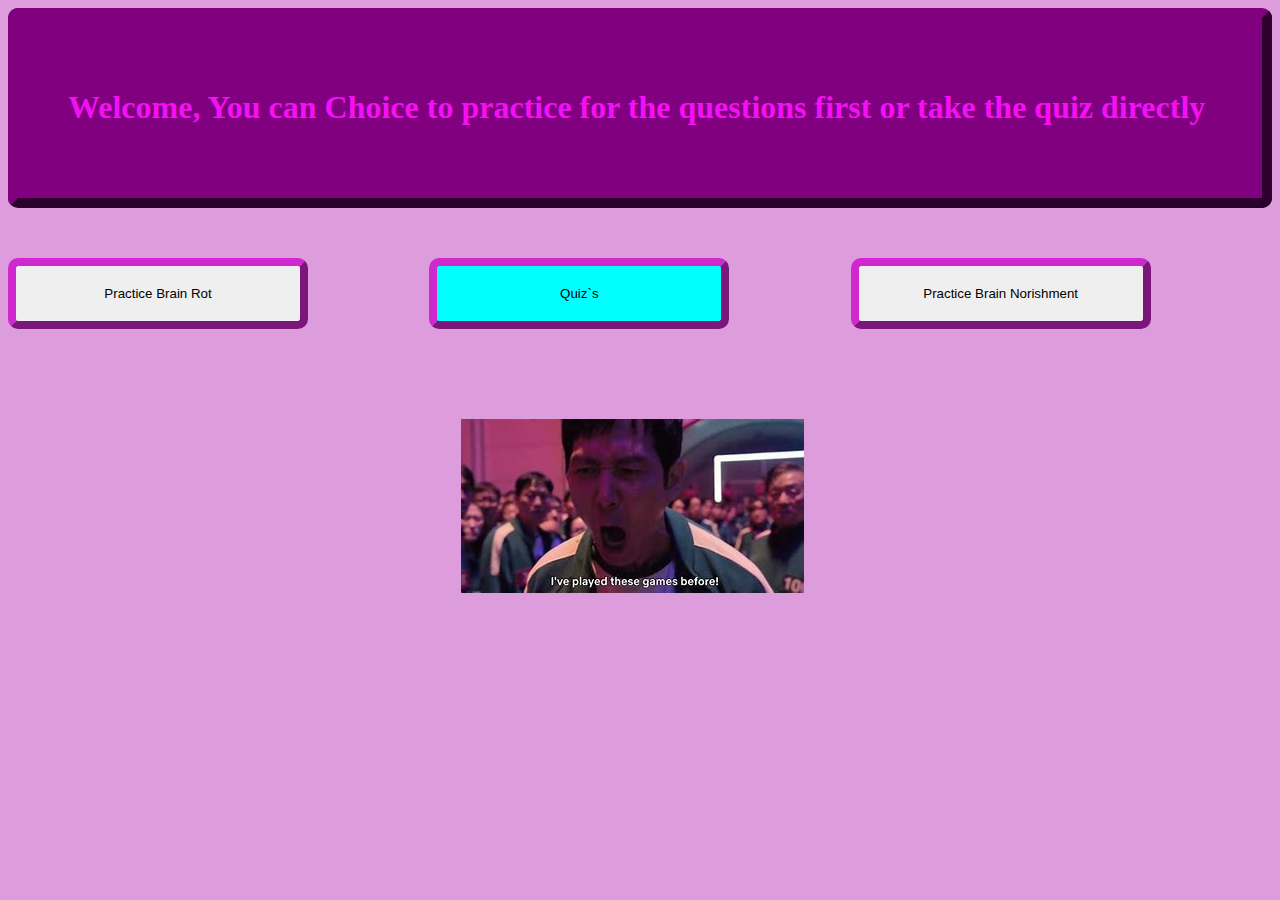
<file: index.html>
<!DOCTYPE html>
<html lang="en">
<head>
    <meta charset="UTF-8">
    <meta name="viewport" content="width=device-width, initial-scale=1.0">
    <link rel="stylesheet" href="style3.css">    
    <title>Practivce</title>
</head>
<body>
    <Header>
        <div class="title">
      <h1 class="text">Welcome, You can Choice to practice for the questions first or take the quiz directly</h1>
    </div>
    </Header>
    <div class="container">
        <div class="practice">
            <button onclick="window.location.href='practice.html'">Practice Brain Rot</button>
        </div>
        <div class="quiz">
            <button onclick="window.location.href='game.html'">Quiz`s</button>
        </div>

        <div class="practice2">
            <button onclick="window.location.href='practice1.html'">Practice Brain Norishment</button>
        </div>
    </div>


    <div class="squid">
        <img src="squid.png" alt="">
    </div>
</body>
</html>
</file>
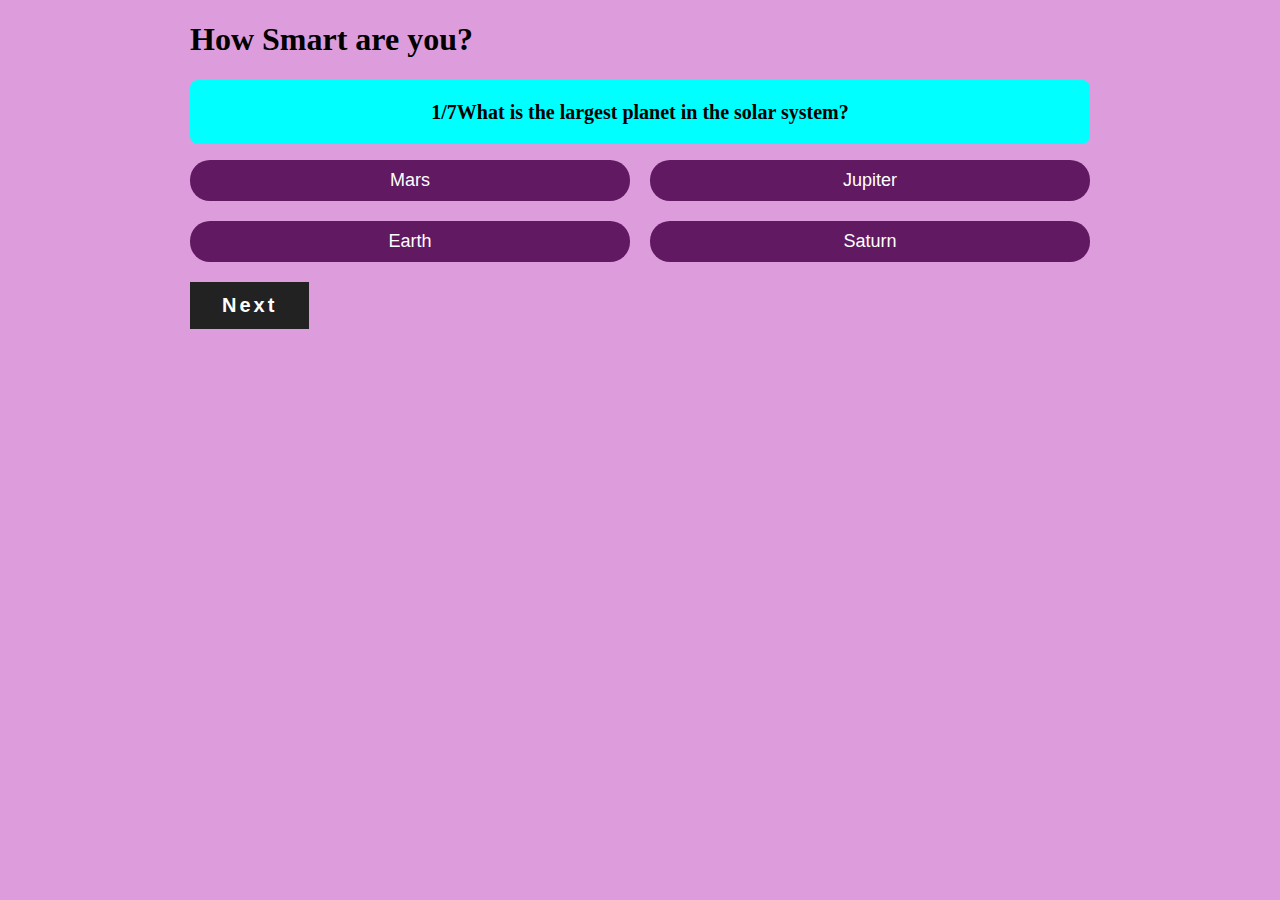
<file: brain.html>
<!DOCTYPE html>
<meta lang="en">
<head>
    <meta charset="UTF-8"/>
    <meta name="viewport" content="width=device-width, initial-scale=1.0"/>
    <title>quiz</title>
    <link rel="stylesheet" href="style1.css"/>
</head>
<body>
    <div class="Quiz-container">
        <h1> How Smart are you?</h1>
        <h2 class="question"></h2>
        <div class="ans">

        </div>
        <button class="next-Bn">Next</button>
    </div>
    <div class="quiz-result" style="display:none;">
       
        <h2></h2>

        <button class="retake-Bn" onclick="window.location.href='index.html'">Retake Quiz</button>

    </div>
    <script src="code1.js" defer></script>   
</body>
</html>
</file>
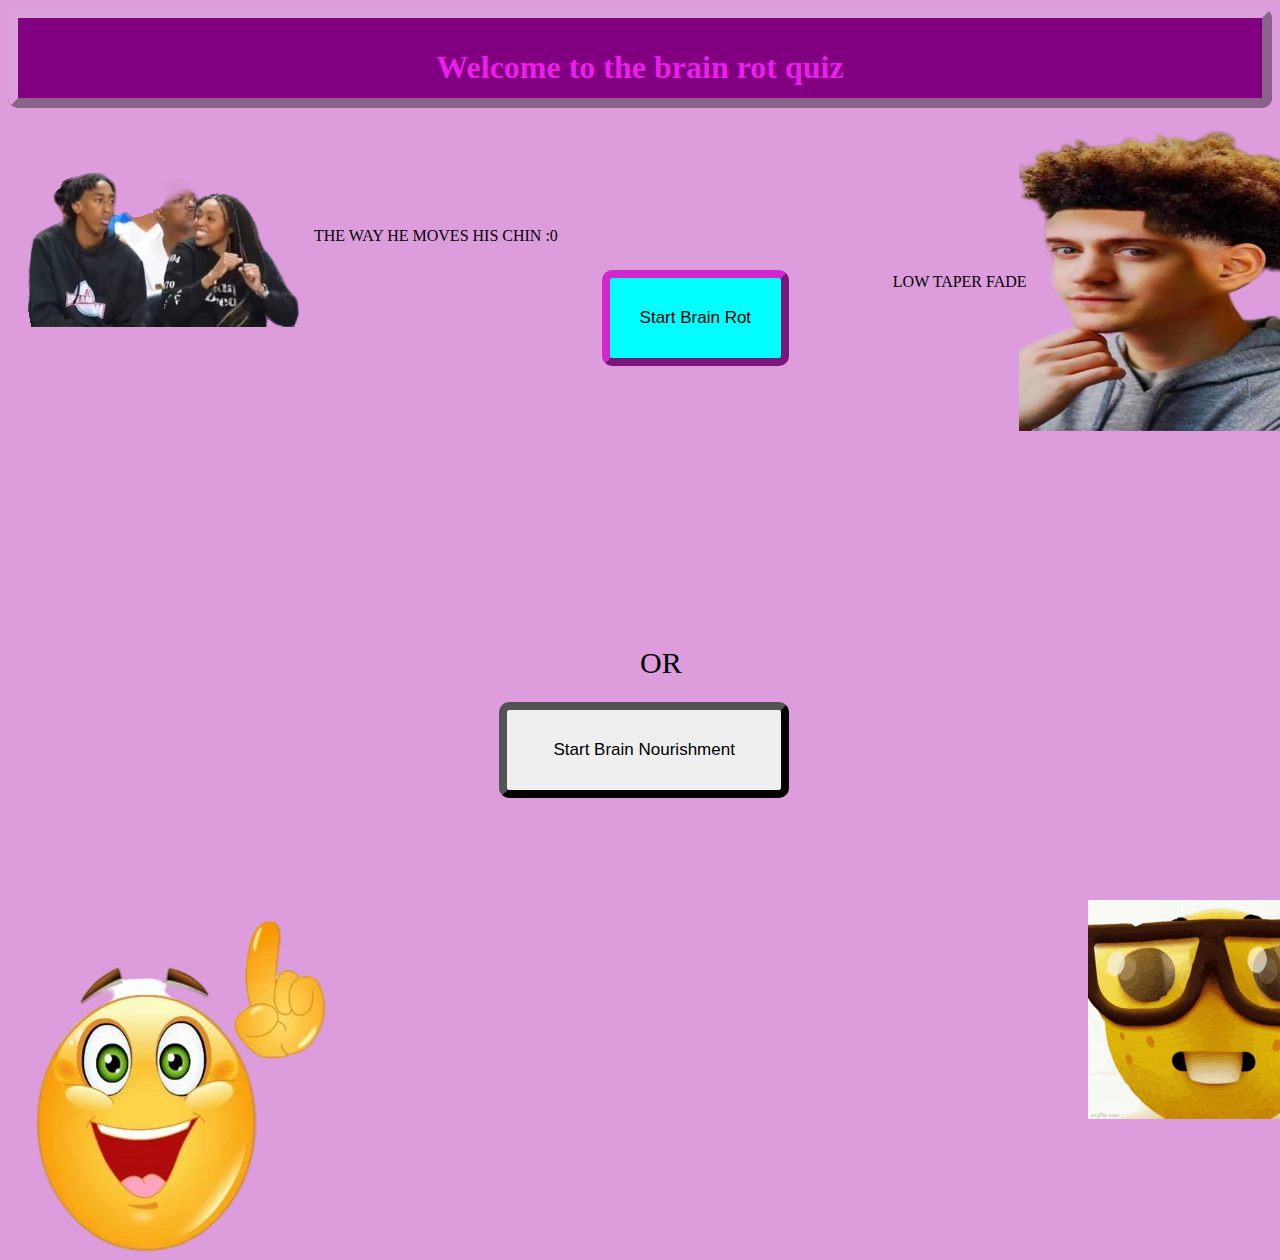
<file: game.html>
<!DOCTYPE html>
<html lang="en">
<head>
    <meta charset="UTF-8">
    <meta name="viewport" content="width=device-width, initial-scale=1.0"/>
    <title>Brain Rot quiz</title>
    <link rel="stylesheet" href="style.css">
</head>
<body>
<header>
    <div class="title">
<h1>Welcome to the brain rot quiz</h1>
    </div>
</header>
<div class="low">
<p> LOW TAPER FADE</p>
</div>
<div class="main-content">
    <div class="chinChopped">
        <img src="chin.png" alt="chin">
    </div>
<div class="lowTaper">
<img src="lowtaper.png" alt="low">
</div>
<div class="chin">
    <p>THE WAY HE MOVES HIS CHIN  :0</p>
</div>
<div class="Bn">
    <button onclick="window.location.href='quiz.html'">Start Brain Rot</button>
</div>

<div class="pic">
    <img src="smart1.png" alt="">
</div>
<div class="or">
    <p>OR</p>
</div>
    <div class="bn2">
        <button onclick="window.location.href='brain.html'"> Start Brain Nourishment </button>
    </div> 
    <div class="imgSmart">
        <img src="smart.gif" alt="">
    </div>
</div>
    </body>
</div>


</body>
</html>
</file>
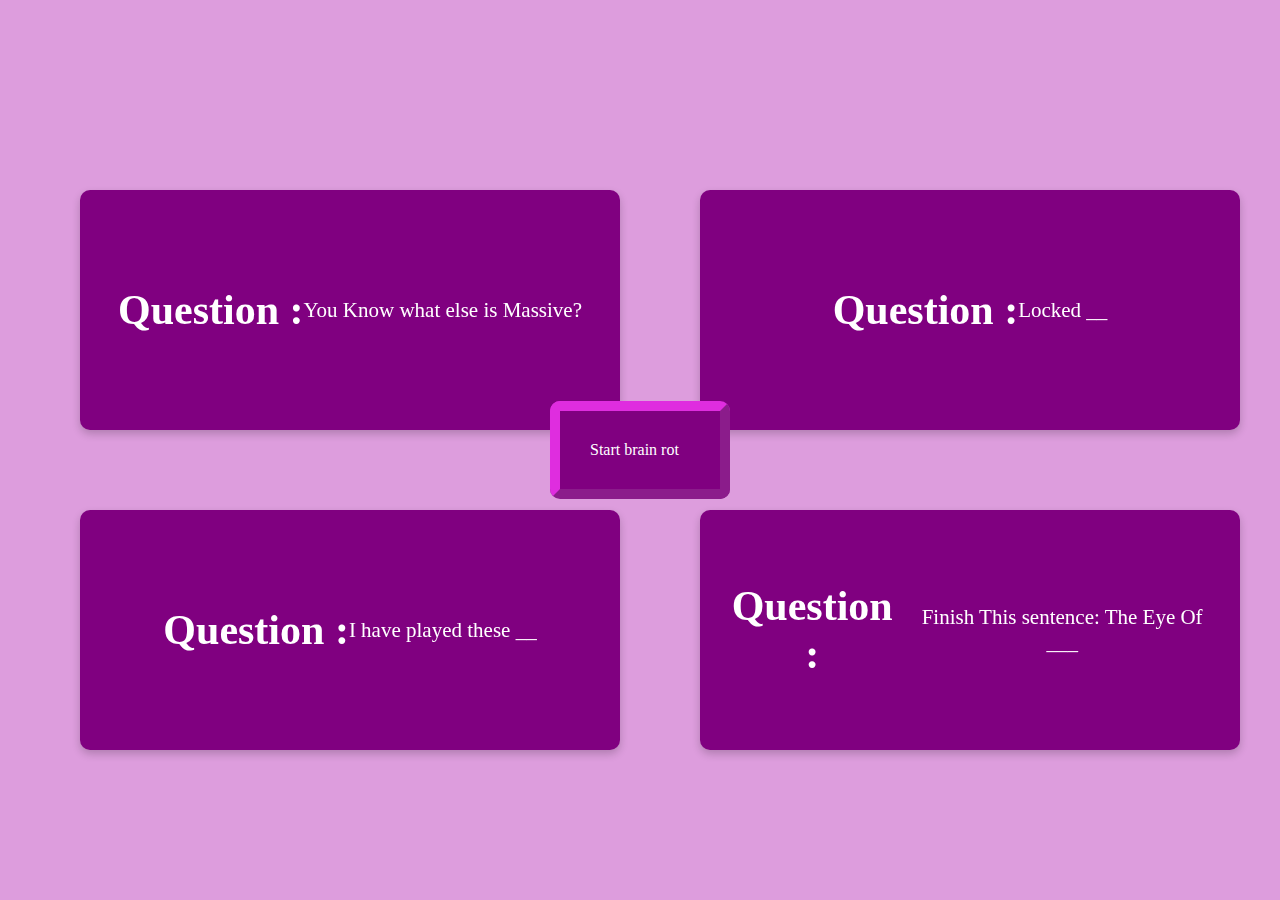
<file: practice.html>
<!DOCTYPE html>
<html lang="en">
<head>
    <meta charset="UTF-8">
    <meta name="viewport" content="width=device-width, initial-scale=1.0">
    <title></title>
    <link rel="stylesheet" href="style4.css">
</head>
<body>
    <div class="container">
        <div class="card">
            <div class="front">
            <h1>Question :</h1>
            <p> You Know what else is Massive?</p>
            </div>
            <div class="back">
            <h1>Answer :</h1>
            <p>Low Taper Fade</p>
            </div>
        </div>
        <div class="card">
            <div class="front">
            <h1>Question :</h1>
            <p> Locked __</p>
            </div>
            <div class="back">
            <h1>Answer : </h1>
            <p>In</p>
            </div>
        </div>
        <div class="card">
            <div class="front">
            <h1>Question :</h1>
            <p> I have played these __</p>
            </div>
            <div class="back">
            <h1>Answer : </h1>
            <p>Games before </p>
            </div>
            </div>
            <div class="card">
                <div class="front">
                    <h1>Question :</h1>
                    <p>Finish This sentence: The Eye Of ___</p>
                </div>
                    <div class="back">
                        <h1>Answer :</h1>
                        <p>Rah</p>
                    </div>
                </div>
            </div>
    </div>

    </div>
     <bytton class="next-Bn" onclick="window.location.href='quiz.html'">Start brain rot</bytton>   
</body>
</html>
</file>
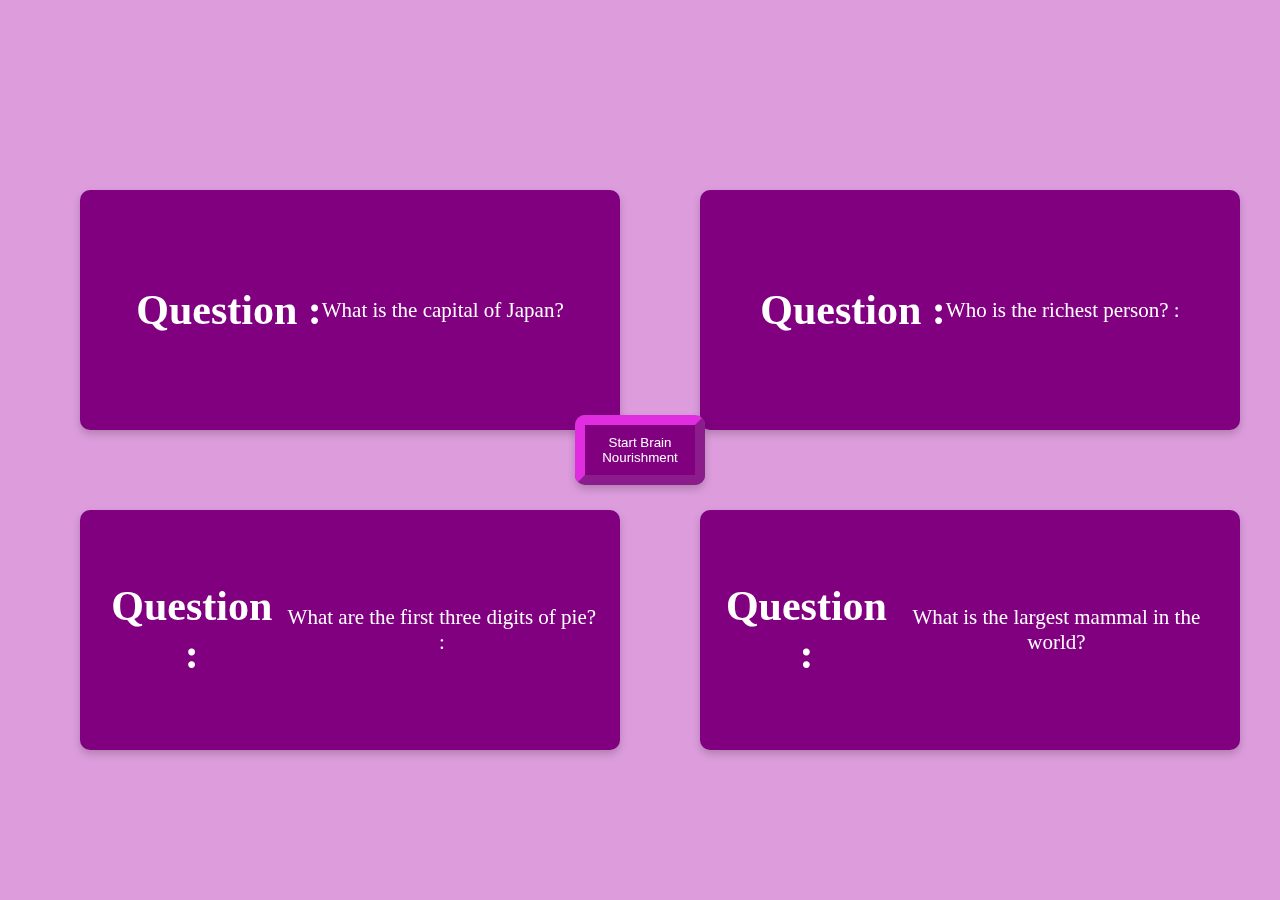
<file: practice1.html>
<!DOCTYPE html>
<html lang="en">
<head>
    <meta charset="UTF-8">
    <meta name="viewport" content="width=device-width, initial-scale=1.0">
    <title>Practice</title>
    <link rel="stylesheet" href="style4.css">
</head>
<body>
<div class="container">
    <div class="card">
        <div class="front">
        <h1>Question : </h1>
        <p> What is the capital of Japan?</p>
    </div>
    <div class="back">
        <h1>Answers : </h1> 
        
        <p>Tokyo</p>
    </div>

</div> 
<div class="card">
    <div class="front">
        <h1>Question : </h1>
        <p>Who is the richest person? :</p>
    </div>
    <div class="back">
        <h1>Answers : </h1>
        <p>Elon Musk</p>
    </div>
</div>
<div class="card">
    <div class="front">
        <h1>Question : </h1>
        <p> What are the first three digits of pie? :</p>

    </div>
    <div class="back">
        <h1>Answers :</h1>
        <p>3.14</p>
    </div>
</div>
<div  class= "card">
<div class="front">
    <h1>Question : </h1>
    <p> What is the largest mammal in the world? </p>
</div>
<div class="back">
    <h1> Answers:</h1>
    <p>Blue Whale</p>
    </div>
    </div>

  
</div>
<button class="brainBn" onclick="window.location.href='brain.html'">Start Brain Nourishment</button>
</body>
</html>
</file>
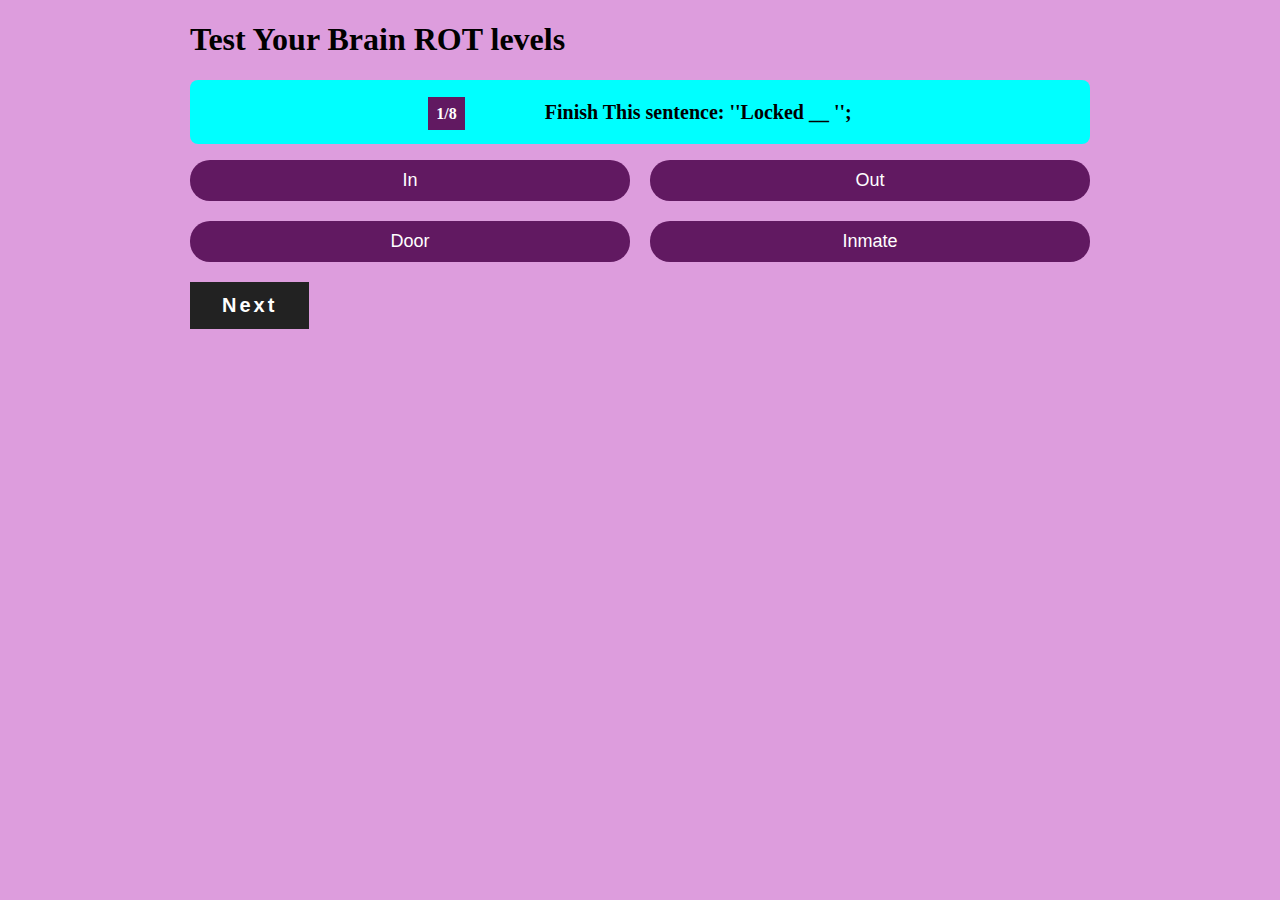
<file: quiz.html>
<!DOCTYPE html>  
<meta lang="en">
<head>
    <meta charset="UTF-8"/>
    <meta name="viewport" content="width=device-width, initial-scale=1.0"/>
    <title>quiz</title>
    <link rel="stylesheet" href="style1.css"/>
</head>
<body>
    <div class="Quiz-container">
        <h1> Test Your Brain ROT levels</h1>
       
    <h2 class="question"></h2>
<div class="ans">
 
</div>
<button class="next-Bn">Next</button>
</div>
<div class="quiz-result" style="display: none;">

    <h2></h2>

<button class="retake-Bn" onclick = "window.location.href ='game.html'">Retake Quiz</button>
</div>
<script src="code.js" defer></script>
</body>

</html>
</file>
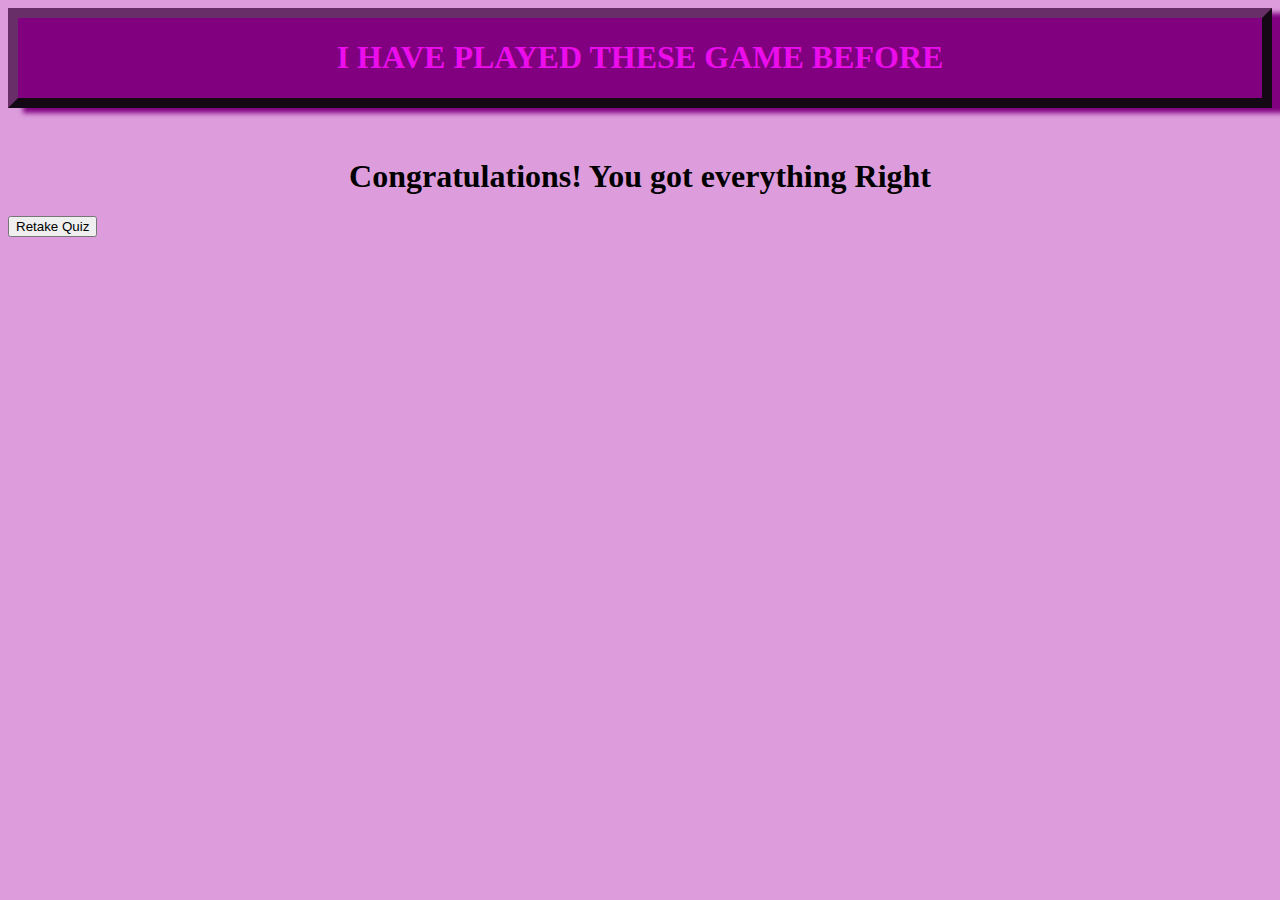
<file: winner.html>
<!DOCTYPE html>
<html lang="en">
<head>
    <meta charset="UTF-8">
    <meta name="viewport" content="width=device-width, initial-scale=1.0">
    <title>Winner Winner chicken dinner</title>
    <link rel="stylesheet" href="style5.css">
</head>

<body>
    <header>
        <h1>I HAVE PLAYED THESE GAME BEFORE</h1>
    </header>
    <div class="winner-container">
        <h1> Congratulations! You got everything Right</h1>
        <button onclick="window.location.href='index.html'">Retake Quiz</button>
    </div>
    
</body>
</html>
</file>
<file: style3.css>
body{
   background-color:  rgb(221, 157, 221);
}



.title .text {
    width: 100%;
    color:rgb(243, 17, 243);
    white-space: nowrap;
    overflow: hidden;
    animation:
    typing 2s steps(84),
    cursor .4s step-end infinite alternate;

}

@keyframes cursor{
    50%{
        border-color: transparent}
}

@keyframes typing{
    from{ width: 0}
}
.container{
display: grid;
grid-template-columns: auto auto auto;
margin-bottom: 90px;
}

.squid{
    position: absolute;
    left: 36%;
}

header{
    background-color: purple;
    padding: 50px;
    border-radius: 10px;
    border-color: purple;
    border-style: outset;
    border-width: 10px;
    margin-bottom: 50px;
}


.container .practice button{
    width: 300px;
    padding: 20px;
    border-radius: 10px;
    border-style: outset;
    border-width: 8px;
    border-color: rgb(207, 40, 207);
    cursor: pointer;
}


.container .quiz button{
    width: 300px;
    background-color: aqua;
    padding: 20px;
    border-radius: 10px;
    border-style: outset;
    border-width: 8px ;
    border-color: rgb(207, 40, 207);
    cursor: pointer;
}

.container .practice2 button{
    width:300px;
    padding:20px;
    border-radius: 10px;
    border-style: outset;
    border-width: 8px;
    border-color: rgb(207, 40, 207);
    cursor: pointer;
}


.container .practice button:hover{
    background-color: rgb(81, 182, 182);
    


}

.container .practice2 button:hover{
    background-color: rgb(81, 182, 182);
}

.container .quiz button:hover{
    background-color: rgb(81, 182, 182);
}
</file>
<file: style1.css>
*{
    box-sizing: border-box;
}



body{
    overflow-x: hidden;
    background-color: rgb(221, 157, 221);

}



.Quiz-container{
    max-width: 900px;
    margin: 0 auto;
    

}

.Quiz-container .timer{
    font-weight: bold;
    text-align: right;
     
}


.Quiz-container h2.question{
    font-size: 20px;
    background-color:aqua ;
    padding: 16px;
    border-radius: 8px;
    text-align: center;
    font-weight: bold;
    line-height: 1.6;
}


.timer.danger{
    color: red;
    animation: expand 2s infinite;

}


@keyframes expand{
    0%{
        transform: scale(1);
    }

    50%{
        transform: scale(1.5);
    }
}

 .Quiz-container .ans{
    display: grid;
    grid-template-columns: 1fr 1fr;
    gap:20px;
    margin-bottom: 20px;
       

}




.Quiz-container .option{
    border: none;
    padding: 10px 12px;
    font-size: 18px;
    border-radius: 20px;
    background: rgb(97, 25, 97);
    color: white;
    cursor: pointer;

}

.Quiz-container .option.correct{
    background-color: greenyellow;
    color:white;
}

.Quiz-container .option.incorrect{
    background-color: red;
    color: white;
}

.disabled{
    pointer-events: none;
    opacity: 0.5;
}
.Quiz-container .next-Bn{
    background: #222;
    color: white;
    border: none;
    padding: 12px 32px;
    font-size: 20px;
    font-weight: bold;
    letter-spacing: 3px;
    cursor: pointer;
    
}

.retake-Bn{
    background: #222;
    color: white;
    border: none;
    padding: 12px 32px;
    font-size: 20px;
    font-weight: bold;
    letter-spacing: 3px;
    cursor: pointer;
    position: absolute;
    bottom: 50%;
    right: 50%;

}


.question-number{
    font-size: 16px;
    margin-right: 80px;
    background: rgb(97, 25, 97);
    color:white;
    padding: 8px;
    align-items: left;
}



@media (max-width:700px) {
    .Quiz-container .options{
        grid-template-columns: 1fr;
    }
    
}
</file>
<file: style.css>
*{
   
    box-sizing: border-box;

}

body{
    overflow-x: hidden;
    background-color: rgb(221, 157, 221);
    display: grid;
    grid-template-rows: auto 1fr auto;

}
.lowTaper{
    position: relative;
    left: 80%;
    bottom: 200px;
}

.eye{
    position: absolute;
    left: 43%;
    top: 50%;
}
.Bn{
    position: absolute;
    left: 47%;
    top:30%;
}

.Bn button{
    font-size: 17px;
    background-color: aqua;
    padding:30px;
    border-radius: 10px;
    cursor: pointer;
    border-style: outset;
    border-width: 8px;
    border-color: rgb(207, 40, 207);
}
.Bn button:hover{
    background: url('eye.png');
    background-size: cover;
    background-color: rgb(21, 128, 128);
    font-size: 20px;


}
.ray p{
    position: absolute;
    left: 100px;
}
header{
    padding-top: 10px;
    height: 100px;
    background-color: purple;
    border-radius: 10px;
    border-style: outset;
    border-color: plum;
    border-width: 10px;
}


.low p {
    position: relative;
    left: 70%;
    top:149px;
    
}

header h1{
    text-align: center;
    color: rgb(236, 30, 236);

}
.chinChopped{
    position: relative;
   
}

.chin p{
    position: relative;
    bottom: 440px;
    left: 290px;
    padding:16px;

}

.or{
    position: absolute;
    left: 50%;
    bottom:190px;
    font-size: 30px;
    font-style: bold;
    

}
.bn2 button{
    position: absolute;
    top: 78%;
    font-size:17px;
    width: 290px;
    padding:30px;
    border-style: outset;
    border-width: 8px;
    left:39%;
    border-radius: 10px;


}

.bn2 button:hover{
    background-color: grey;
    cursor: pointer;
    color: white;
}
.imgSmart{
    position:absolute;
    left: 85%;
    top: 100%;

}
.or p{
top: 490px;
}
.smart1{
    position: absolute;
    bottom:90px
}


.pic{
    position: absolute;
    bottom:-40%;
}
</file>
<file: style4.css>
/* i dont k no why the css was not working i nedded help on most the css using Ai for debugging */
body {
    background-color: rgb(221, 157, 221);
    display: flex;
    justify-content: center;
    align-items: center;
    height: 100vh;
    margin: 0;
}

.container {
    display: grid;
    grid-template-columns: 1fr 1fr;
    gap: 120px;
    padding: 20px;
}

.card {
    perspective: 1000px;
    width: 200px;
    height: 200px;
    position: relative;
    padding-right: 300px;
}

.card .front{
    font-size: 21px;
}

.card .back p{
    font-size: 21px;
}

.card .front, .card .back {
    width: 100%;
    height: 100%;
    background-color: purple;
    border-radius: 10px;
    box-shadow: 0 4px 8px rgba(0, 0, 0, 0.2);
    display: flex;
    justify-content: center;
    align-items: center;
    text-align: center;
    transition: transform 0.6s;
    transform-style: preserve-3d;
    position: absolute;
    backface-visibility: hidden;
}

.card .back {
    transform: rotateY(180deg);
}

.card:hover .front {
    transform: rotateY(180deg);
    
}

.card:hover .back {
    transform: rotateY(360deg);
}

.front {
    background-color: purple;
    color: white;
    padding: 20px;
    
}

.back {
    background-color: rgb(116, 32, 116);
    color: white;
    padding: 20px;
}
.next-Bn{
    position: absolute;
    background-color: purple;
    color: white;
    border-style:outset; 
    border-width: 10px;
    border-color: rgb(223, 45, 223);
    cursor: pointer;
    width: 100px;
    padding: 30px;
    border-radius: 10px;
}


.brainBn{
    position: absolute;
    background-color: purple;
    color: white;
    border-style:outset; 
    border-width: 10px;
    border-color: rgb(223, 45, 223);
    cursor: pointer;
    width: 130px;
    padding: 10px;
    border-radius: 10px;
    box-shadow: 0 4px 8px rgba(0, 0, 0, 0.2);

}
@media (max-width: 700px) {
    .container {
        grid-template-columns: 1fr;
    }
}
</file>
<file: style5.css>
body{

background-color:  rgb(221, 157, 221);

}


header{
    background-color: purple;
    border-style: outset;
    border-width: 10px;
    border-color: rgb(104, 46, 104);
    margin-bottom: 50px;
    color: rgb(235, 13, 235);
    text-align: center;
    box-shadow: purple 15px 5px 5px;

}

.winner-container h1{
    text-align: center;

}
</file>
